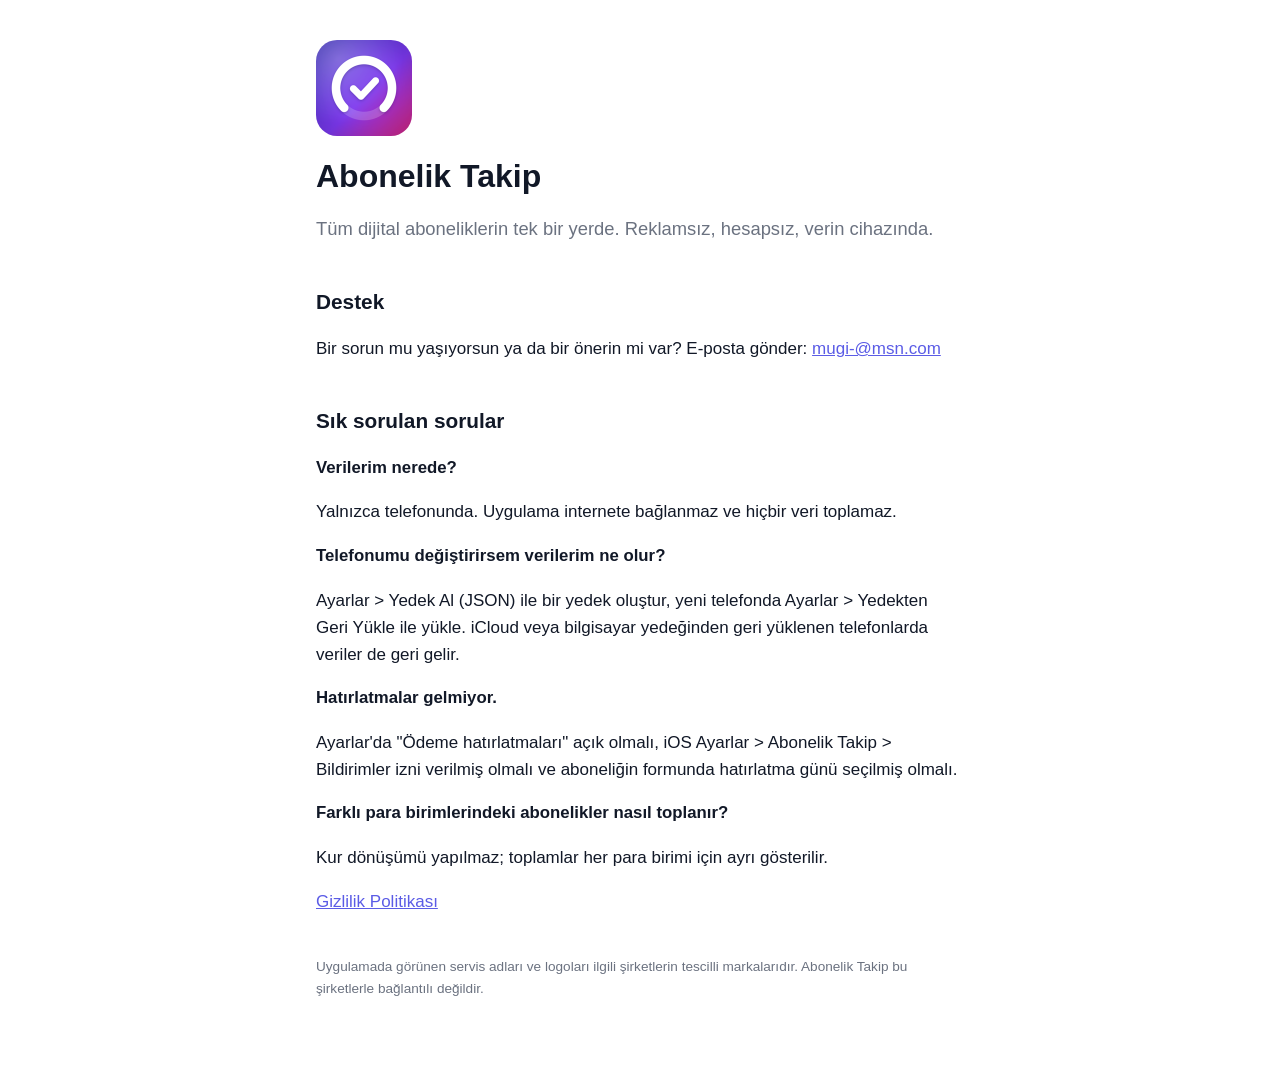
<file: index.html>
<!doctype html>
<html lang="tr">
<head>
<meta charset="utf-8">
<meta name="viewport" content="width=device-width, initial-scale=1">
<title>Abonelik Takip · Destek</title>
<link rel="stylesheet" href="style.css">
</head>
<body>
<main>
<img src="icon.png" alt="" width="96" height="96" class="icon">
<h1>Abonelik Takip</h1>
<p class="lead">Tüm dijital aboneliklerin tek bir yerde. Reklamsız, hesapsız, verin cihazında.</p>

<h2>Destek</h2>
<p>Bir sorun mu yaşıyorsun ya da bir önerin mi var? E-posta gönder: <a href="mailto:mugi-@msn.com">mugi-@msn.com</a></p>

<h2>Sık sorulan sorular</h2>
<h3>Verilerim nerede?</h3>
<p>Yalnızca telefonunda. Uygulama internete bağlanmaz ve hiçbir veri toplamaz.</p>
<h3>Telefonumu değiştirirsem verilerim ne olur?</h3>
<p>Ayarlar &gt; Yedek Al (JSON) ile bir yedek oluştur, yeni telefonda Ayarlar &gt; Yedekten Geri Yükle ile yükle. iCloud veya bilgisayar yedeğinden geri yüklenen telefonlarda veriler de geri gelir.</p>
<h3>Hatırlatmalar gelmiyor.</h3>
<p>Ayarlar'da "Ödeme hatırlatmaları" açık olmalı, iOS Ayarlar &gt; Abonelik Takip &gt; Bildirimler izni verilmiş olmalı ve aboneliğin formunda hatırlatma günü seçilmiş olmalı.</p>
<h3>Farklı para birimlerindeki abonelikler nasıl toplanır?</h3>
<p>Kur dönüşümü yapılmaz; toplamlar her para birimi için ayrı gösterilir.</p>

<p><a href="gizlilik.html">Gizlilik Politikası</a></p>

<p class="muted small">Uygulamada görünen servis adları ve logoları ilgili şirketlerin tescilli markalarıdır. Abonelik Takip bu şirketlerle bağlantılı değildir.</p>
</main>
</body>
</html>
</file>
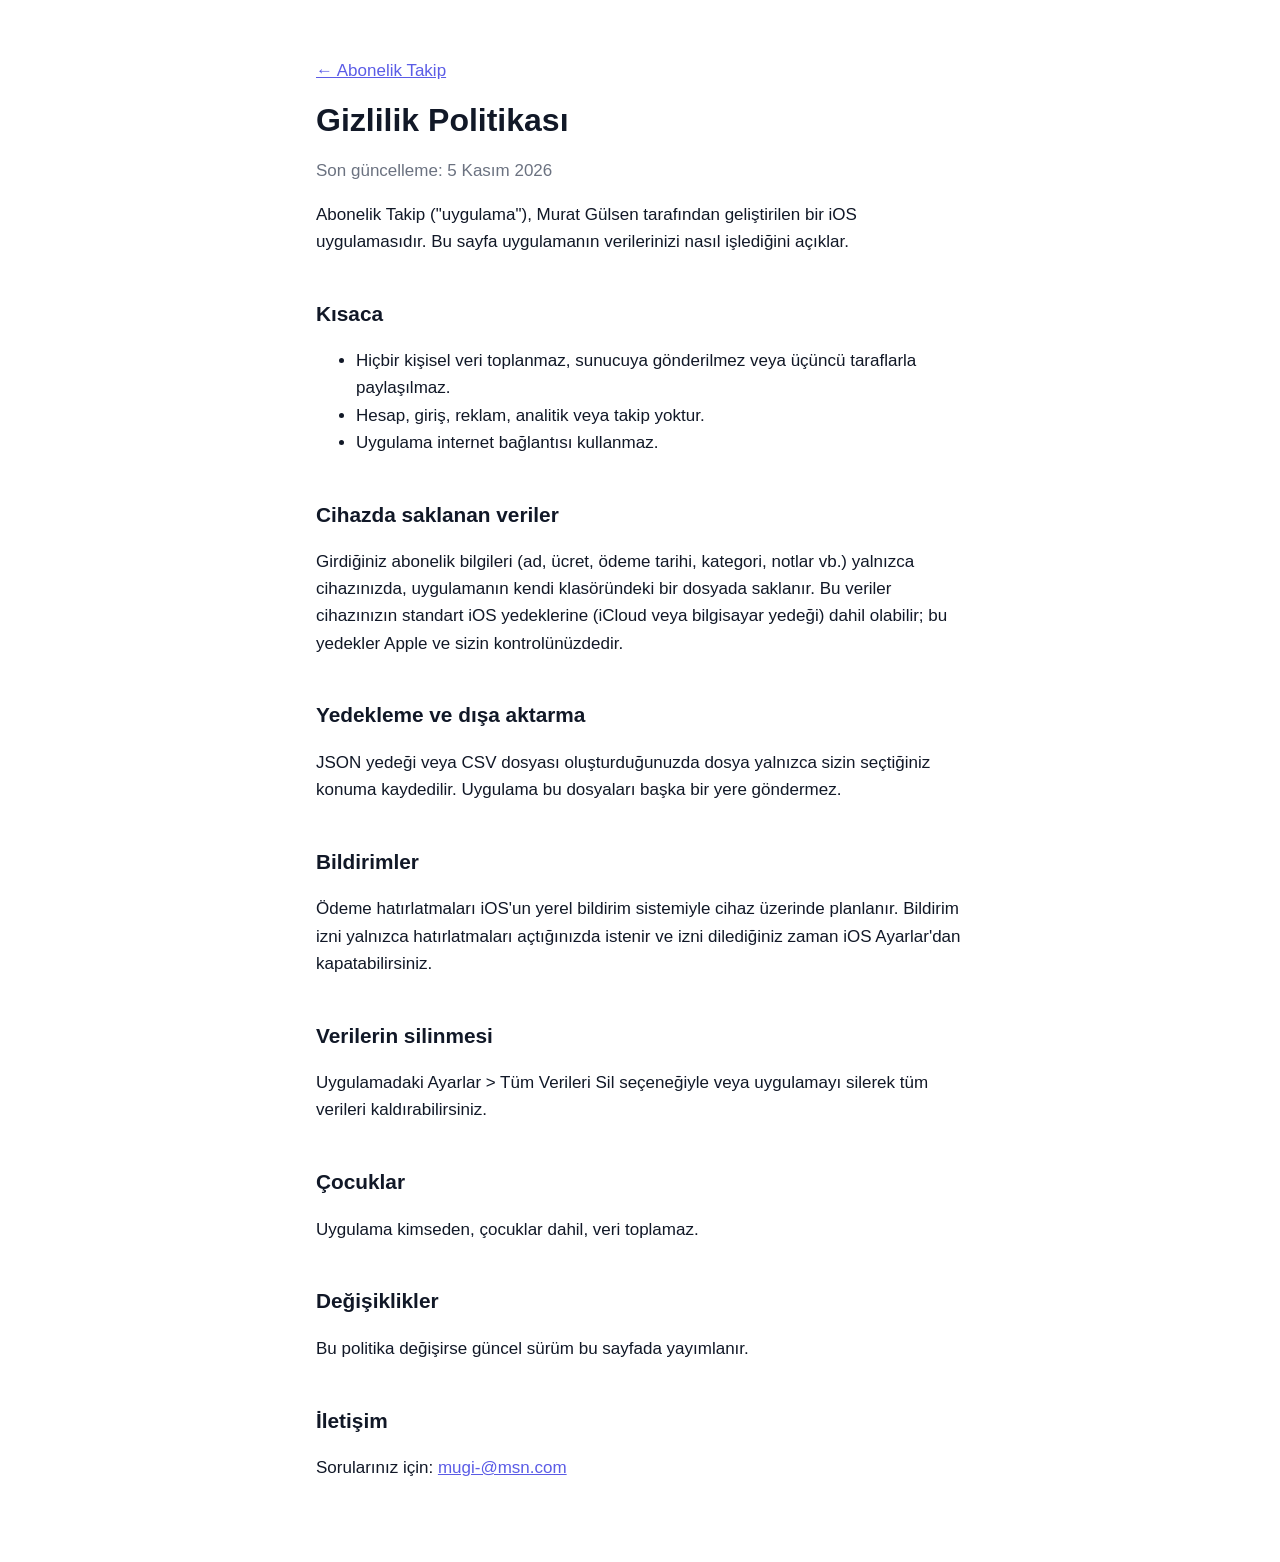
<file: gizlilik.html>
<!doctype html>
<html lang="tr">
<head>
<meta charset="utf-8">
<meta name="viewport" content="width=device-width, initial-scale=1">
<title>Gizlilik Politikası · Abonelik Takip</title>
<link rel="stylesheet" href="style.css">
</head>
<body>
<main>
<p><a href="./">← Abonelik Takip</a></p>
<h1>Gizlilik Politikası</h1>
<p class="muted">Son güncelleme: 5 Kasım 2026</p>

<p>Abonelik Takip ("uygulama"), Murat Gülsen tarafından geliştirilen bir iOS uygulamasıdır. Bu sayfa uygulamanın verilerinizi nasıl işlediğini açıklar.</p>

<h2>Kısaca</h2>
<ul>
<li>Hiçbir kişisel veri toplanmaz, sunucuya gönderilmez veya üçüncü taraflarla paylaşılmaz.</li>
<li>Hesap, giriş, reklam, analitik veya takip yoktur.</li>
<li>Uygulama internet bağlantısı kullanmaz.</li>
</ul>

<h2>Cihazda saklanan veriler</h2>
<p>Girdiğiniz abonelik bilgileri (ad, ücret, ödeme tarihi, kategori, notlar vb.) yalnızca cihazınızda, uygulamanın kendi klasöründeki bir dosyada saklanır. Bu veriler cihazınızın standart iOS yedeklerine (iCloud veya bilgisayar yedeği) dahil olabilir; bu yedekler Apple ve sizin kontrolünüzdedir.</p>

<h2>Yedekleme ve dışa aktarma</h2>
<p>JSON yedeği veya CSV dosyası oluşturduğunuzda dosya yalnızca sizin seçtiğiniz konuma kaydedilir. Uygulama bu dosyaları başka bir yere göndermez.</p>

<h2>Bildirimler</h2>
<p>Ödeme hatırlatmaları iOS'un yerel bildirim sistemiyle cihaz üzerinde planlanır. Bildirim izni yalnızca hatırlatmaları açtığınızda istenir ve izni dilediğiniz zaman iOS Ayarlar'dan kapatabilirsiniz.</p>

<h2>Verilerin silinmesi</h2>
<p>Uygulamadaki Ayarlar &gt; Tüm Verileri Sil seçeneğiyle veya uygulamayı silerek tüm verileri kaldırabilirsiniz.</p>

<h2>Çocuklar</h2>
<p>Uygulama kimseden, çocuklar dahil, veri toplamaz.</p>

<h2>Değişiklikler</h2>
<p>Bu politika değişirse güncel sürüm bu sayfada yayımlanır.</p>

<h2>İletişim</h2>
<p>Sorularınız için: <a href="mailto:mugi-@msn.com">mugi-@msn.com</a></p>
</main>
</body>
</html>
</file>
<file: style.css>
:root { --bg: #ffffff; --fg: #111827; --muted: #6b7280; --accent: #5b5ce6; }
@media (prefers-color-scheme: dark) { :root { --bg: #0b0b10; --fg: #f3f4f6; --muted: #9ca3af; --accent: #8b8cf6; } }
* { box-sizing: border-box; }
body { margin: 0; background: var(--bg); color: var(--fg);
  font: 17px/1.6 -apple-system, BlinkMacSystemFont, "Segoe UI", Roboto, sans-serif; }
main { max-width: 680px; margin: 0 auto; padding: 40px 16px 64px; }
h1 { font-size: 2rem; line-height: 1.2; margin: .4em 0; }
h2 { margin-top: 2em; font-size: 1.3rem; }
h3 { margin-bottom: .2em; font-size: 1.05rem; }
a { color: var(--accent); }
.icon { border-radius: 22%; }
.lead { font-size: 1.15rem; color: var(--muted); }
.muted { color: var(--muted); }
.small { font-size: .85rem; margin-top: 3em; }
</file>
